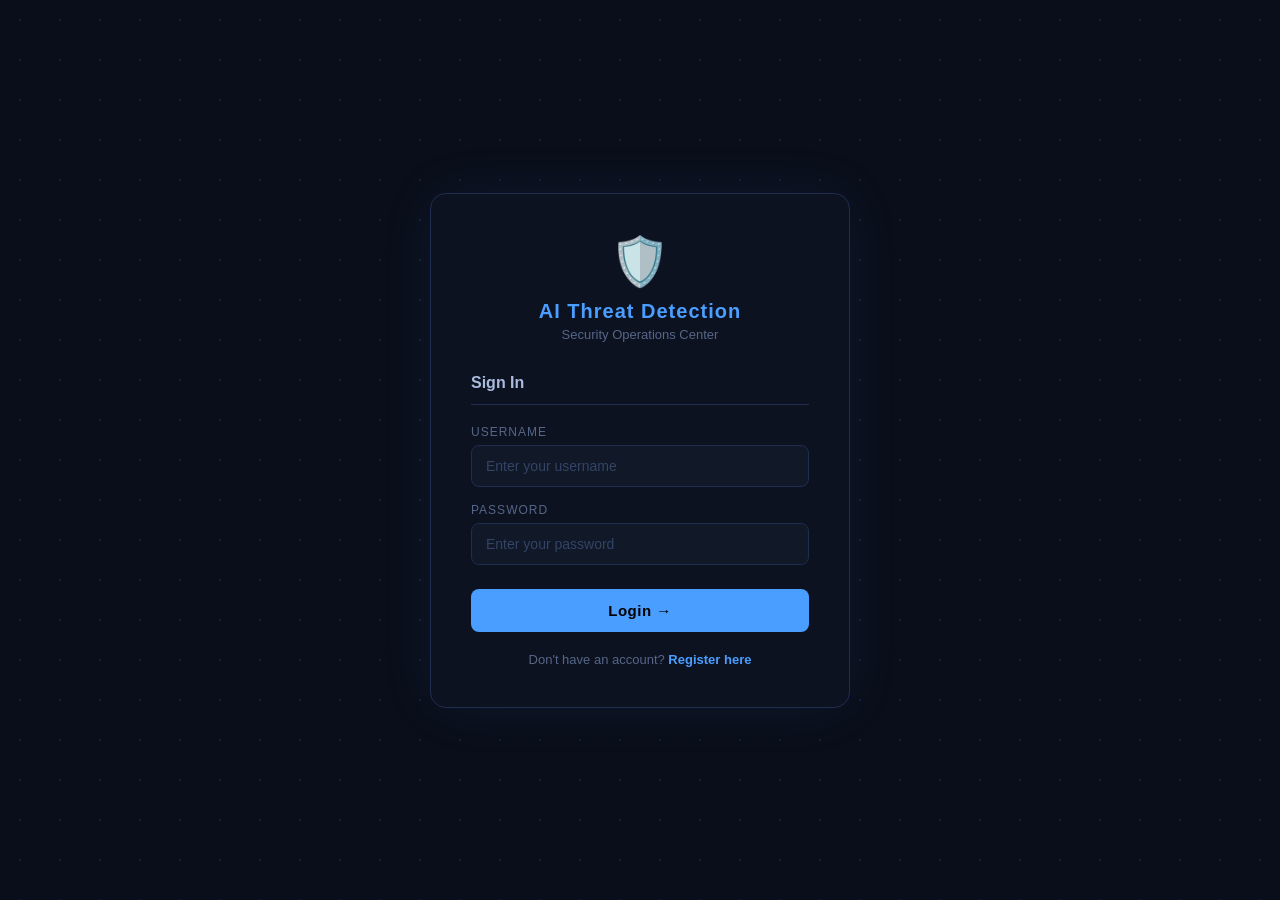
<file: frontend/index.html>
<!DOCTYPE html>
<html lang="en">
<head>
  <meta charset="UTF-8" />
  <meta name="viewport" content="width=device-width, initial-scale=1.0"/>
  <title>SOC Threat Detection Dashboard</title>
  <link rel="stylesheet" href="style.css" />
</head>
<body>

  <!-- Header -->
  <header>
    <div class="header-left">
      <span class="shield">🛡️</span>
      <h1>AI Threat Detection Dashboard</h1>
    </div>
    <div class="header-right">
      <span class="status-dot"></span>
      <span class="status-text">LIVE</span>
      <span id="last-updated">--</span>
      <span class="user-info" id="user-info"></span>
      <button onclick="logout()" class="logout-btn">Logout</button>
    </div>
  </header>

  <!-- Stats Bar -->
  <div class="stats-bar">
    <div class="stat-card">
      <div class="stat-number" id="total-logs">0</div>
      <div class="stat-label">Total Logs</div>
    </div>
    <div class="stat-card danger">
      <div class="stat-number" id="total-alerts">0</div>
      <div class="stat-label">Total Alerts</div>
    </div>
    <div class="stat-card critical">
      <div class="stat-number" id="critical-count">0</div>
      <div class="stat-label">Critical</div>
    </div>
    <div class="stat-card high">
      <div class="stat-number" id="high-count">0</div>
      <div class="stat-label">High</div>
    </div>
    <div class="stat-card medium">
      <div class="stat-number" id="medium-count">0</div>
      <div class="stat-label">Medium</div>
    </div>
  </div>

  <!-- Main Content -->
  <div class="main-content">

    <!-- Left: Alerts Panel -->
    <div class="panel alerts-panel">
      <div class="panel-header">
        <h2>⚠️ Active Alerts</h2>
        <span class="badge" id="alert-badge">0</span>
      </div>
      <div class="alert-list" id="alert-list">
        <div class="loading">Loading alerts...</div>
      </div>
    </div>

    <!-- Right: Live Log Feed -->
    <div class="panel logs-panel">
      <div class="panel-header">
        <h2>📡 Live Log Feed</h2>
        <span class="badge" id="log-badge">0</span>
      </div>
      <div class="log-table-wrapper">
        <table class="log-table">
          <thead>
            <tr>
              <th>Time</th>
              <th>Source IP</th>
              <th>Dest IP</th>
              <th>Port</th>
              <th>Status</th>
              <th>Bytes</th>
              <th>Protocol</th>
              <th>Type</th>
            </tr>
          </thead>
          <tbody id="log-body"></tbody>
        </table>
      </div>
    </div>

  </div>

  <!-- Playbook Modal -->
  <div class="modal-overlay" id="modal-overlay" onclick="closeModal()">
    <div class="modal" onclick="event.stopPropagation()">
      <div class="modal-header">
        <h2 id="modal-title">Incident Playbook</h2>
        <button class="close-btn" onclick="closeModal()">✕</button>
      </div>
      <div class="modal-body">
        <p class="modal-subtitle" id="modal-subtitle"></p>
        <div class="modal-reason" id="modal-reason"></div>
        <ol class="playbook-steps" id="playbook-steps"></ol>
      </div>
    </div>
  </div>

  <script src="script.js"></script>
</body>
</html>
</file>
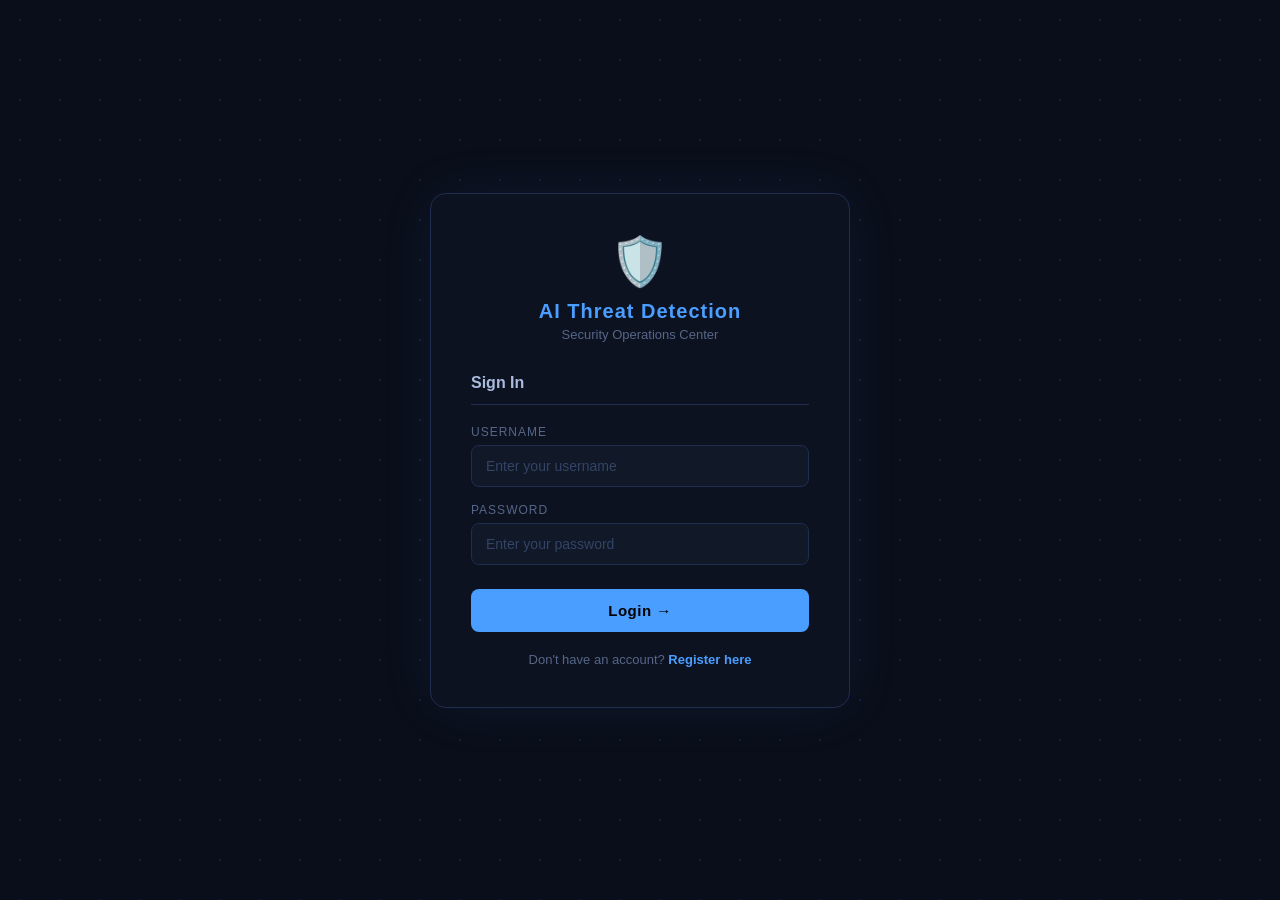
<file: frontend/login.html>
<!DOCTYPE html>
<html lang="en">
<head>
  <meta charset="UTF-8" />
  <meta name="viewport" content="width=device-width, initial-scale=1.0"/>
  <title>SOC Login</title>
  <link rel="stylesheet" href="auth.css" />
</head>
<body>

  <div class="auth-container">

    <div class="auth-card">

      <!-- Logo -->
      <div class="auth-logo">
        <span class="shield">🛡️</span>
        <h1>AI Threat Detection</h1>
        <p>Security Operations Center</p>
      </div>

      <!-- Form -->
      <div class="auth-form">
        <h2>Sign In</h2>

        <div class="form-group">
          <label>Username</label>
          <input type="text" id="username" placeholder="Enter your username" />
        </div>

        <div class="form-group">
          <label>Password</label>
          <input type="password" id="password" placeholder="Enter your password" />
        </div>

        <div class="error-msg" id="error-msg"></div>

        <button class="auth-btn" onclick="login()">Login →</button>

        <p class="auth-link">
          Don't have an account?
          <a href="register.html">Register here</a>
        </p>
      </div>

    </div>

    <!-- Animated background dots -->
    <div class="bg-dots"></div>

  </div>

  <script>
    // If already logged in go to dashboard
    if (localStorage.getItem("soc_user")) {
      window.location.href = "index.html";
    }

    function login() {
      const username = document.getElementById("username").value.trim();
      const password = document.getElementById("password").value.trim();
      const errorMsg = document.getElementById("error-msg");

      // Basic validation
      if (!username || !password) {
        errorMsg.textContent = "Please fill in all fields.";
        errorMsg.style.display = "block";
        return;
      }

      // Check if user exists in localStorage
      const users = JSON.parse(localStorage.getItem("soc_users") || "[]");
      const user  = users.find(u => u.username === username && u.password === password);

      if (!user) {
        errorMsg.textContent = "Invalid username or password.";
        errorMsg.style.display = "block";
        return;
      }

      // Save session and redirect
      localStorage.setItem("soc_user", JSON.stringify(user));
      window.location.href = "index.html";
    }

    // Allow Enter key
    document.addEventListener("keydown", e => {
      if (e.key === "Enter") login();
    });
  </script>

</body>
</html>
</file>
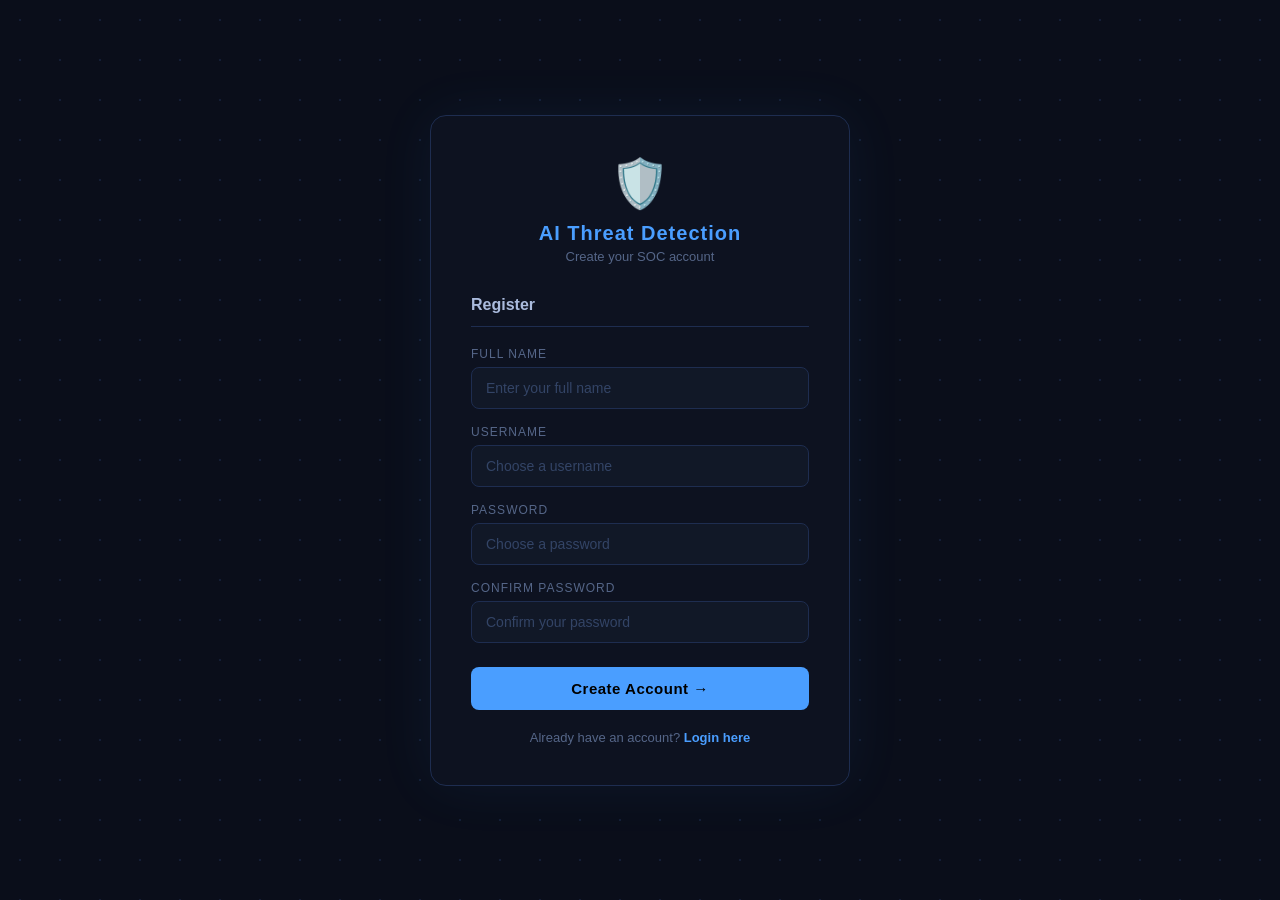
<file: frontend/register.html>
<!DOCTYPE html>
<html lang="en">
<head>
  <meta charset="UTF-8" />
  <meta name="viewport" content="width=device-width, initial-scale=1.0"/>
  <title>SOC Register</title>
  <link rel="stylesheet" href="auth.css" />
</head>
<body>

  <div class="auth-container">

    <div class="auth-card">

      <!-- Logo -->
      <div class="auth-logo">
        <span class="shield">🛡️</span>
        <h1>AI Threat Detection</h1>
        <p>Create your SOC account</p>
      </div>

      <!-- Form -->
      <div class="auth-form">
        <h2>Register</h2>

        <div class="form-group">
          <label>Full Name</label>
          <input type="text" id="fullname" placeholder="Enter your full name" />
        </div>

        <div class="form-group">
          <label>Username</label>
          <input type="text" id="username" placeholder="Choose a username" />
        </div>

        <div class="form-group">
          <label>Password</label>
          <input type="password" id="password" placeholder="Choose a password" />
        </div>

        <div class="form-group">
          <label>Confirm Password</label>
          <input type="password" id="confirm" placeholder="Confirm your password" />
        </div>

        <div class="error-msg"   id="error-msg"></div>
        <div class="success-msg" id="success-msg"></div>

        <button class="auth-btn" onclick="register()">Create Account →</button>

        <p class="auth-link">
          Already have an account?
          <a href="login.html">Login here</a>
        </p>
      </div>

    </div>

    <div class="bg-dots"></div>

  </div>

  <script>
    function register() {
      const fullname = document.getElementById("fullname").value.trim();
      const username = document.getElementById("username").value.trim();
      const password = document.getElementById("password").value.trim();
      const confirm  = document.getElementById("confirm").value.trim();
      const errorMsg   = document.getElementById("error-msg");
      const successMsg = document.getElementById("success-msg");

      errorMsg.style.display   = "none";
      successMsg.style.display = "none";

      // Validation
      if (!fullname || !username || !password || !confirm) {
        errorMsg.textContent = "Please fill in all fields.";
        errorMsg.style.display = "block";
        return;
      }

      if (password.length < 6) {
        errorMsg.textContent = "Password must be at least 6 characters.";
        errorMsg.style.display = "block";
        return;
      }

      if (password !== confirm) {
        errorMsg.textContent = "Passwords do not match.";
        errorMsg.style.display = "block";
        return;
      }

      // Check if username already exists
      const users = JSON.parse(localStorage.getItem("soc_users") || "[]");
      if (users.find(u => u.username === username)) {
        errorMsg.textContent = "Username already taken. Choose another.";
        errorMsg.style.display = "block";
        return;
      }

      // Save new user
      users.push({ fullname, username, password });
      localStorage.setItem("soc_users", JSON.stringify(users));

      successMsg.textContent = "Account created! Redirecting to login...";
      successMsg.style.display = "block";

      setTimeout(() => {
        window.location.href = "login.html";
      }, 1500);
    }

    // Allow Enter key
    document.addEventListener("keydown", e => {
      if (e.key === "Enter") register();
    });
  </script>

</body>
</html>
</file>
<file: frontend/style.css>
* {
  margin: 0;
  padding: 0;
  box-sizing: border-box;
}

body {
  background: #0a0e1a;
  color: #e0e6f0;
  font-family: 'Segoe UI', sans-serif;
  min-height: 100vh;
}

/* ── Header ── */
header {
  display: flex;
  justify-content: space-between;
  align-items: center;
  padding: 16px 28px;
  background: #0d1220;
  border-bottom: 1px solid #1e2d50;
}

.header-left {
  display: flex;
  align-items: center;
  gap: 12px;
}

.shield { font-size: 28px; }

h1 {
  font-size: 20px;
  font-weight: 700;
  color: #4a9eff;
  letter-spacing: 1px;
}

.header-right {
  display: flex;
  align-items: center;
  gap: 12px;
  font-size: 13px;
  color: #8899bb;
}

.status-dot {
  width: 10px;
  height: 10px;
  background: #00ff88;
  border-radius: 50%;
  animation: pulse 1.5s infinite;
}

@keyframes pulse {
  0%, 100% { opacity: 1; }
  50%       { opacity: 0.3; }
}

.status-text {
  color: #00ff88;
  font-weight: 700;
  font-size: 12px;
  letter-spacing: 2px;
}

.user-info {
  background: #1e2d50;
  color: #4a9eff;
  padding: 4px 12px;
  border-radius: 12px;
  font-size: 12px;
  font-weight: 600;
}

.logout-btn {
  background: #ff444422;
  border: 1px solid #ff444444;
  color: #ff4444;
  padding: 6px 14px;
  border-radius: 6px;
  cursor: pointer;
  font-size: 12px;
  font-weight: 600;
  transition: background 0.2s;
}

.logout-btn:hover { background: #ff444444; }

/* ── Stats Bar ── */
.stats-bar {
  display: flex;
  gap: 16px;
  padding: 16px 28px;
  background: #0d1220;
  border-bottom: 1px solid #1e2d50;
}

.stat-card {
  background: #111827;
  border: 1px solid #1e2d50;
  border-radius: 8px;
  padding: 12px 20px;
  flex: 1;
  text-align: center;
  transition: transform 0.2s;
}

.stat-card:hover { transform: translateY(-2px); }

.stat-card.danger   { border-color: #ff4444; }
.stat-card.critical { border-color: #cc44ff; }
.stat-card.high     { border-color: #ff8800; }
.stat-card.medium   { border-color: #ffcc00; }

.stat-number {
  font-size: 28px;
  font-weight: 800;
  color: #4a9eff;
}

.stat-card.danger   .stat-number { color: #ff4444; }
.stat-card.critical .stat-number { color: #cc44ff; }
.stat-card.high     .stat-number { color: #ff8800; }
.stat-card.medium   .stat-number { color: #ffcc00; }

.stat-label {
  font-size: 11px;
  color: #556688;
  text-transform: uppercase;
  letter-spacing: 1px;
  margin-top: 4px;
}

/* ── Main Content ── */
.main-content {
  display: flex;
  gap: 20px;
  padding: 20px 28px;
  height: calc(100vh - 168px);
}

/* ── Panels ── */
.panel {
  background: #0d1220;
  border: 1px solid #1e2d50;
  border-radius: 10px;
  display: flex;
  flex-direction: column;
  overflow: hidden;
}

.alerts-panel { width: 400px; flex-shrink: 0; }
.logs-panel   { flex: 1; }

.panel-header {
  display: flex;
  justify-content: space-between;
  align-items: center;
  padding: 14px 18px;
  border-bottom: 1px solid #1e2d50;
  background: #111827;
}

.panel-header h2 {
  font-size: 14px;
  font-weight: 600;
  color: #aabbdd;
  letter-spacing: 0.5px;
}

.badge {
  background: #4a9eff;
  color: #000;
  font-size: 11px;
  font-weight: 800;
  padding: 2px 8px;
  border-radius: 12px;
}

/* ── Alert List ── */
.alert-list {
  overflow-y: auto;
  flex: 1;
  padding: 12px;
  display: flex;
  flex-direction: column;
  gap: 10px;
}

.alert-card {
  background: #111827;
  border-radius: 8px;
  padding: 14px;
  cursor: pointer;
  border-left: 4px solid #4a9eff;
  transition: transform 0.15s, background 0.15s;
}

.alert-card:hover {
  background: #1a2540;
  transform: translateX(4px);
}

.alert-card.Critical { border-left-color: #cc44ff; }
.alert-card.High     { border-left-color: #ff4444; }
.alert-card.Medium   { border-left-color: #ffcc00; }

.alert-top {
  display: flex;
  justify-content: space-between;
  align-items: center;
  margin-bottom: 6px;
}

.threat-type {
  font-size: 12px;
  font-weight: 700;
  letter-spacing: 1px;
  color: #4a9eff;
}

.alert-card.Critical .threat-type { color: #cc44ff; }
.alert-card.High     .threat-type { color: #ff4444; }
.alert-card.Medium   .threat-type { color: #ffcc00; }

.severity-badge {
  font-size: 10px;
  font-weight: 700;
  padding: 2px 8px;
  border-radius: 10px;
  text-transform: uppercase;
}

.sev-Critical { background: #cc44ff22; color: #cc44ff; border: 1px solid #cc44ff44; }
.sev-High     { background: #ff444422; color: #ff4444; border: 1px solid #ff444444; }
.sev-Medium   { background: #ffcc0022; color: #ffcc00; border: 1px solid #ffcc0044; }

.alert-ip {
  font-size: 12px;
  color: #556688;
  font-family: monospace;
  margin-bottom: 6px;
}

.alert-reason {
  font-size: 12px;
  color: #8899bb;
  line-height: 1.4;
}

.confidence-bar {
  margin-top: 8px;
  height: 3px;
  background: #1e2d50;
  border-radius: 2px;
}

.confidence-fill {
  height: 100%;
  border-radius: 2px;
  background: #4a9eff;
  transition: width 0.5s;
}

.alert-card.Critical .confidence-fill { background: #cc44ff; }
.alert-card.High     .confidence-fill { background: #ff4444; }
.alert-card.Medium   .confidence-fill { background: #ffcc00; }

.confidence-label {
  font-size: 10px;
  color: #556688;
  margin-top: 4px;
  text-align: right;
}

.playbook-hint {
  font-size: 10px;
  color: #4a9eff55;
  margin-top: 8px;
  text-align: right;
}

/* ── Log Table ── */
.log-table-wrapper {
  overflow-y: auto;
  flex: 1;
}

.log-table {
  width: 100%;
  border-collapse: collapse;
  font-size: 12px;
}

.log-table thead {
  position: sticky;
  top: 0;
  background: #111827;
  z-index: 1;
}

.log-table th {
  padding: 12px 14px;
  text-align: left;
  font-size: 11px;
  color: #556688;
  text-transform: uppercase;
  letter-spacing: 1px;
  border-bottom: 1px solid #1e2d50;
}

.log-table td {
  padding: 9px 14px;
  border-bottom: 1px solid #0d1220;
  font-family: monospace;
  color: #8899bb;
}

.log-table tbody tr:hover { background: #111827; }

.log-table tbody tr.BRUTE_FORCE { border-left: 3px solid #ff4444; }
.log-table tbody tr.C2_BEACON   { border-left: 3px solid #cc44ff; }
.log-table tbody tr.ANOMALY     { border-left: 3px solid #ffcc00; }

.type-badge {
  padding: 2px 8px;
  border-radius: 10px;
  font-size: 10px;
  font-weight: 700;
}

.type-NORMAL      { background: #1e2d5044; color: #4a9eff; }
.type-BRUTE_FORCE { background: #ff444422; color: #ff4444; }
.type-C2_BEACON   { background: #cc44ff22; color: #cc44ff; }
.type-ANOMALY     { background: #ffcc0022; color: #ffcc00; }

/* ── Modal ── */
.modal-overlay {
  display: none;
  position: fixed;
  top: 0; left: 0;
  width: 100%; height: 100%;
  background: #00000099;
  z-index: 100;
  align-items: center;
  justify-content: center;
}

.modal-overlay.active { display: flex; }

.modal {
  background: #0d1220;
  border: 1px solid #1e2d50;
  border-radius: 12px;
  width: 500px;
  max-width: 90vw;
  padding: 28px;
  animation: slideUp 0.2s ease;
}

@keyframes slideUp {
  from { transform: translateY(20px); opacity: 0; }
  to   { transform: translateY(0);    opacity: 1; }
}

.modal-header {
  display: flex;
  justify-content: space-between;
  align-items: center;
  margin-bottom: 16px;
  padding-bottom: 14px;
  border-bottom: 1px solid #1e2d50;
}

.modal-header h2 {
  color: #4a9eff;
  font-size: 17px;
}

.close-btn {
  background: none;
  border: none;
  color: #556688;
  font-size: 18px;
  cursor: pointer;
  padding: 4px 8px;
  border-radius: 4px;
  transition: color 0.2s, background 0.2s;
}

.close-btn:hover {
  color: #fff;
  background: #1e2d50;
}

.modal-subtitle {
  color: #556688;
  font-size: 13px;
  margin-bottom: 10px;
}

.modal-reason {
  background: #111827;
  border: 1px solid #1e2d50;
  border-radius: 6px;
  padding: 10px 14px;
  font-size: 13px;
  color: #aabbdd;
  margin-bottom: 16px;
  line-height: 1.5;
}

.playbook-steps {
  display: flex;
  flex-direction: column;
  gap: 10px;
  list-style: none;
  counter-reset: step;
}

.playbook-steps li {
  color: #aabbdd;
  font-size: 13px;
  line-height: 1.5;
  padding: 12px 14px;
  background: #111827;
  border-radius: 6px;
  border-left: 3px solid #4a9eff;
  counter-increment: step;
  display: flex;
  gap: 10px;
  align-items: flex-start;
}

.playbook-steps li::before {
  content: counter(step);
  background: #4a9eff;
  color: #000;
  font-weight: 800;
  font-size: 11px;
  width: 20px;
  height: 20px;
  border-radius: 50%;
  display: flex;
  align-items: center;
  justify-content: center;
  flex-shrink: 0;
}

/* ── Loading ── */
.loading {
  color: #556688;
  text-align: center;
  padding: 40px;
  font-size: 13px;
}

/* ── Scrollbar ── */
::-webkit-scrollbar { width: 6px; }
::-webkit-scrollbar-track { background: #0a0e1a; }
::-webkit-scrollbar-thumb { background: #1e2d50; border-radius: 3px; }
::-webkit-scrollbar-thumb:hover { background: #4a9eff44; }
</file>
<file: frontend/auth.css>
* {
  margin: 0;
  padding: 0;
  box-sizing: border-box;
}

body {
  background: #0a0e1a;
  font-family: 'Segoe UI', sans-serif;
  min-height: 100vh;
  display: flex;
  align-items: center;
  justify-content: center;
}

.auth-container {
  position: relative;
  width: 100%;
  min-height: 100vh;
  display: flex;
  align-items: center;
  justify-content: center;
}

/* ── Card ── */
.auth-card {
  background: #0d1220;
  border: 1px solid #1e2d50;
  border-radius: 16px;
  padding: 40px;
  width: 420px;
  position: relative;
  z-index: 2;
  box-shadow: 0 0 60px #4a9eff11;
}

/* ── Logo ── */
.auth-logo {
  text-align: center;
  margin-bottom: 32px;
}

.shield {
  font-size: 48px;
  display: block;
  margin-bottom: 10px;
}

.auth-logo h1 {
  font-size: 20px;
  font-weight: 700;
  color: #4a9eff;
  letter-spacing: 1px;
}

.auth-logo p {
  font-size: 13px;
  color: #556688;
  margin-top: 4px;
}

/* ── Form ── */
.auth-form h2 {
  font-size: 16px;
  color: #aabbdd;
  margin-bottom: 20px;
  padding-bottom: 12px;
  border-bottom: 1px solid #1e2d50;
}

.form-group {
  margin-bottom: 16px;
}

.form-group label {
  display: block;
  font-size: 12px;
  color: #556688;
  text-transform: uppercase;
  letter-spacing: 1px;
  margin-bottom: 6px;
}

.form-group input {
  width: 100%;
  background: #111827;
  border: 1px solid #1e2d50;
  border-radius: 8px;
  padding: 12px 14px;
  color: #e0e6f0;
  font-size: 14px;
  outline: none;
  transition: border-color 0.2s;
}

.form-group input:focus {
  border-color: #4a9eff;
}

.form-group input::placeholder {
  color: #334466;
}

/* ── Button ── */
.auth-btn {
  width: 100%;
  background: #4a9eff;
  color: #000;
  border: none;
  border-radius: 8px;
  padding: 13px;
  font-size: 15px;
  font-weight: 700;
  cursor: pointer;
  margin-top: 8px;
  transition: background 0.2s, transform 0.1s;
  letter-spacing: 0.5px;
}

.auth-btn:hover {
  background: #6ab4ff;
  transform: translateY(-1px);
}

.auth-btn:active {
  transform: translateY(0);
}

/* ── Messages ── */
.error-msg {
  display: none;
  background: #ff444422;
  border: 1px solid #ff444444;
  color: #ff4444;
  padding: 10px 14px;
  border-radius: 6px;
  font-size: 13px;
  margin-bottom: 12px;
}

.success-msg {
  display: none;
  background: #00ff8822;
  border: 1px solid #00ff8844;
  color: #00ff88;
  padding: 10px 14px;
  border-radius: 6px;
  font-size: 13px;
  margin-bottom: 12px;
}

/* ── Link ── */
.auth-link {
  text-align: center;
  font-size: 13px;
  color: #556688;
  margin-top: 20px;
}

.auth-link a {
  color: #4a9eff;
  text-decoration: none;
  font-weight: 600;
}

.auth-link a:hover {
  text-decoration: underline;
}

/* ── Background dots ── */
.bg-dots {
  position: absolute;
  top: 0; left: 0;
  width: 100%; height: 100%;
  background-image: radial-gradient(#1e2d50 1px, transparent 1px);
  background-size: 40px 40px;
  z-index: 1;
  opacity: 0.5;
}
</file>
